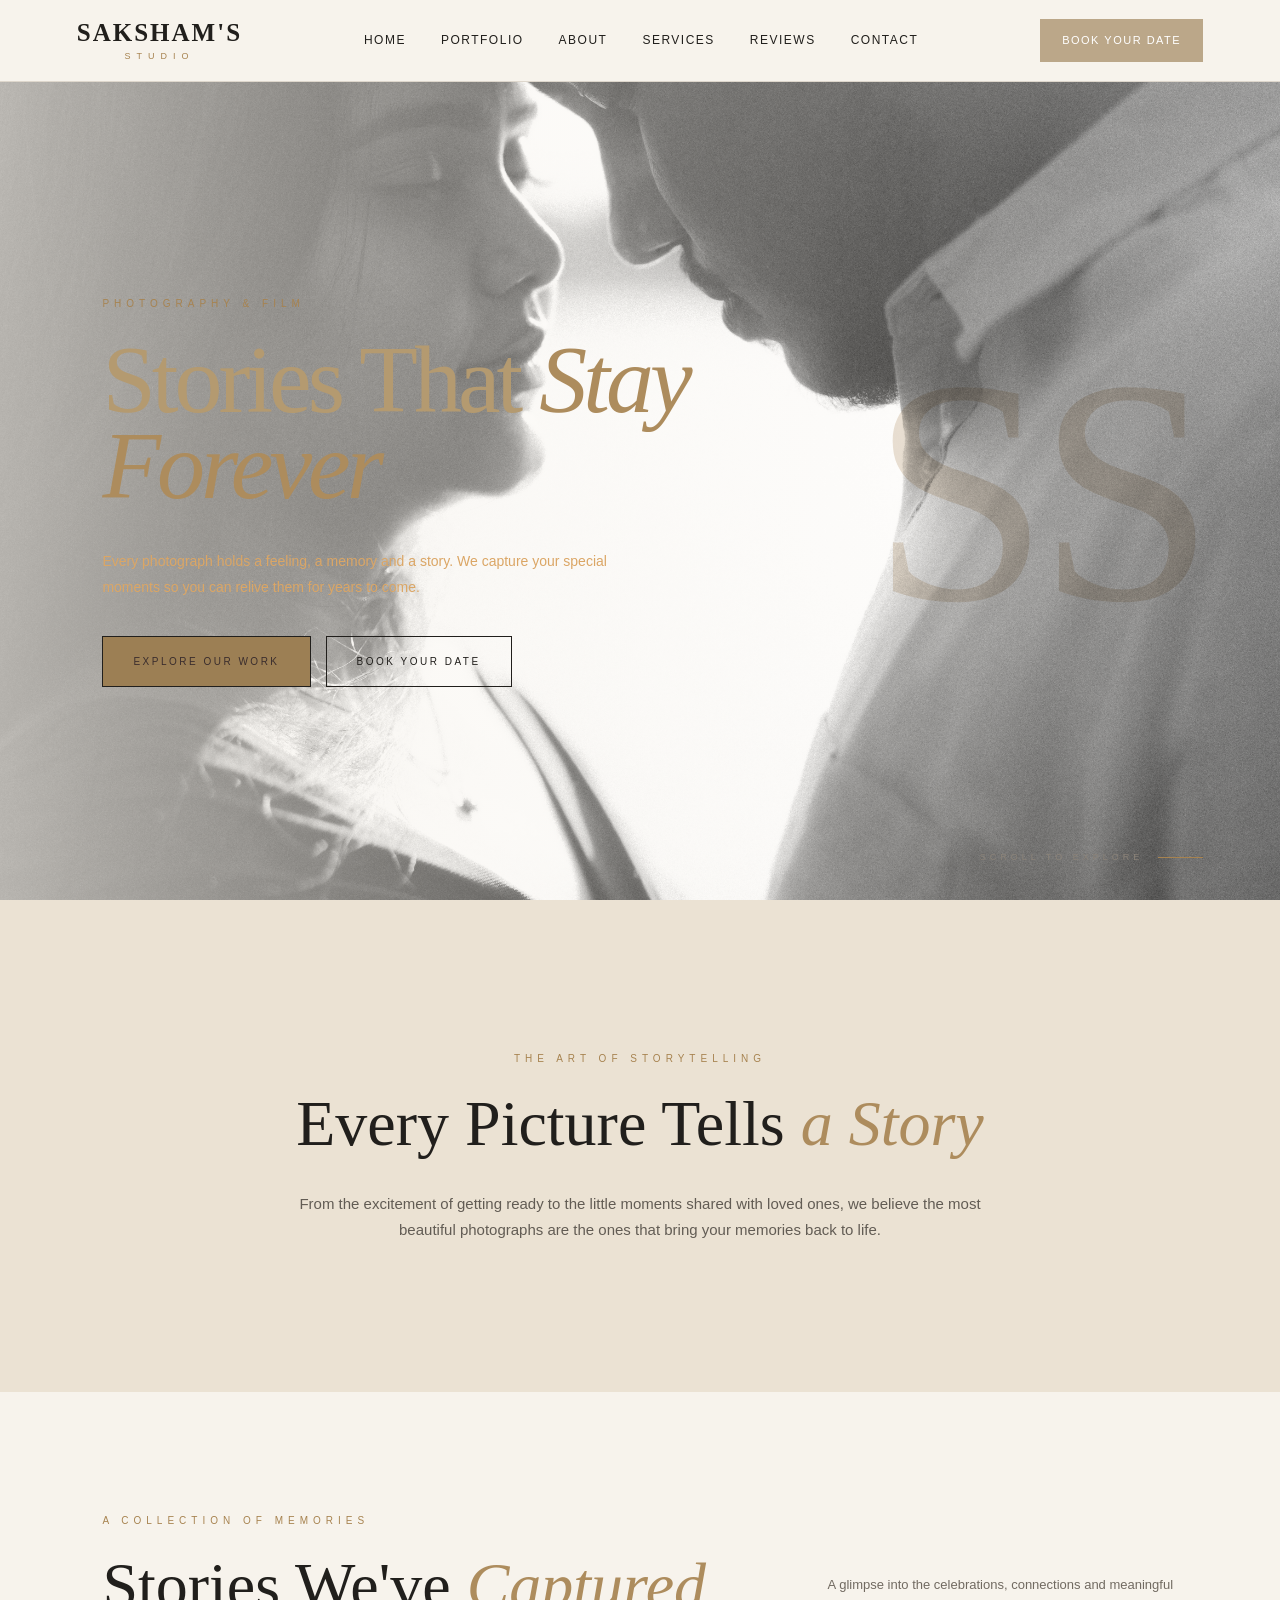
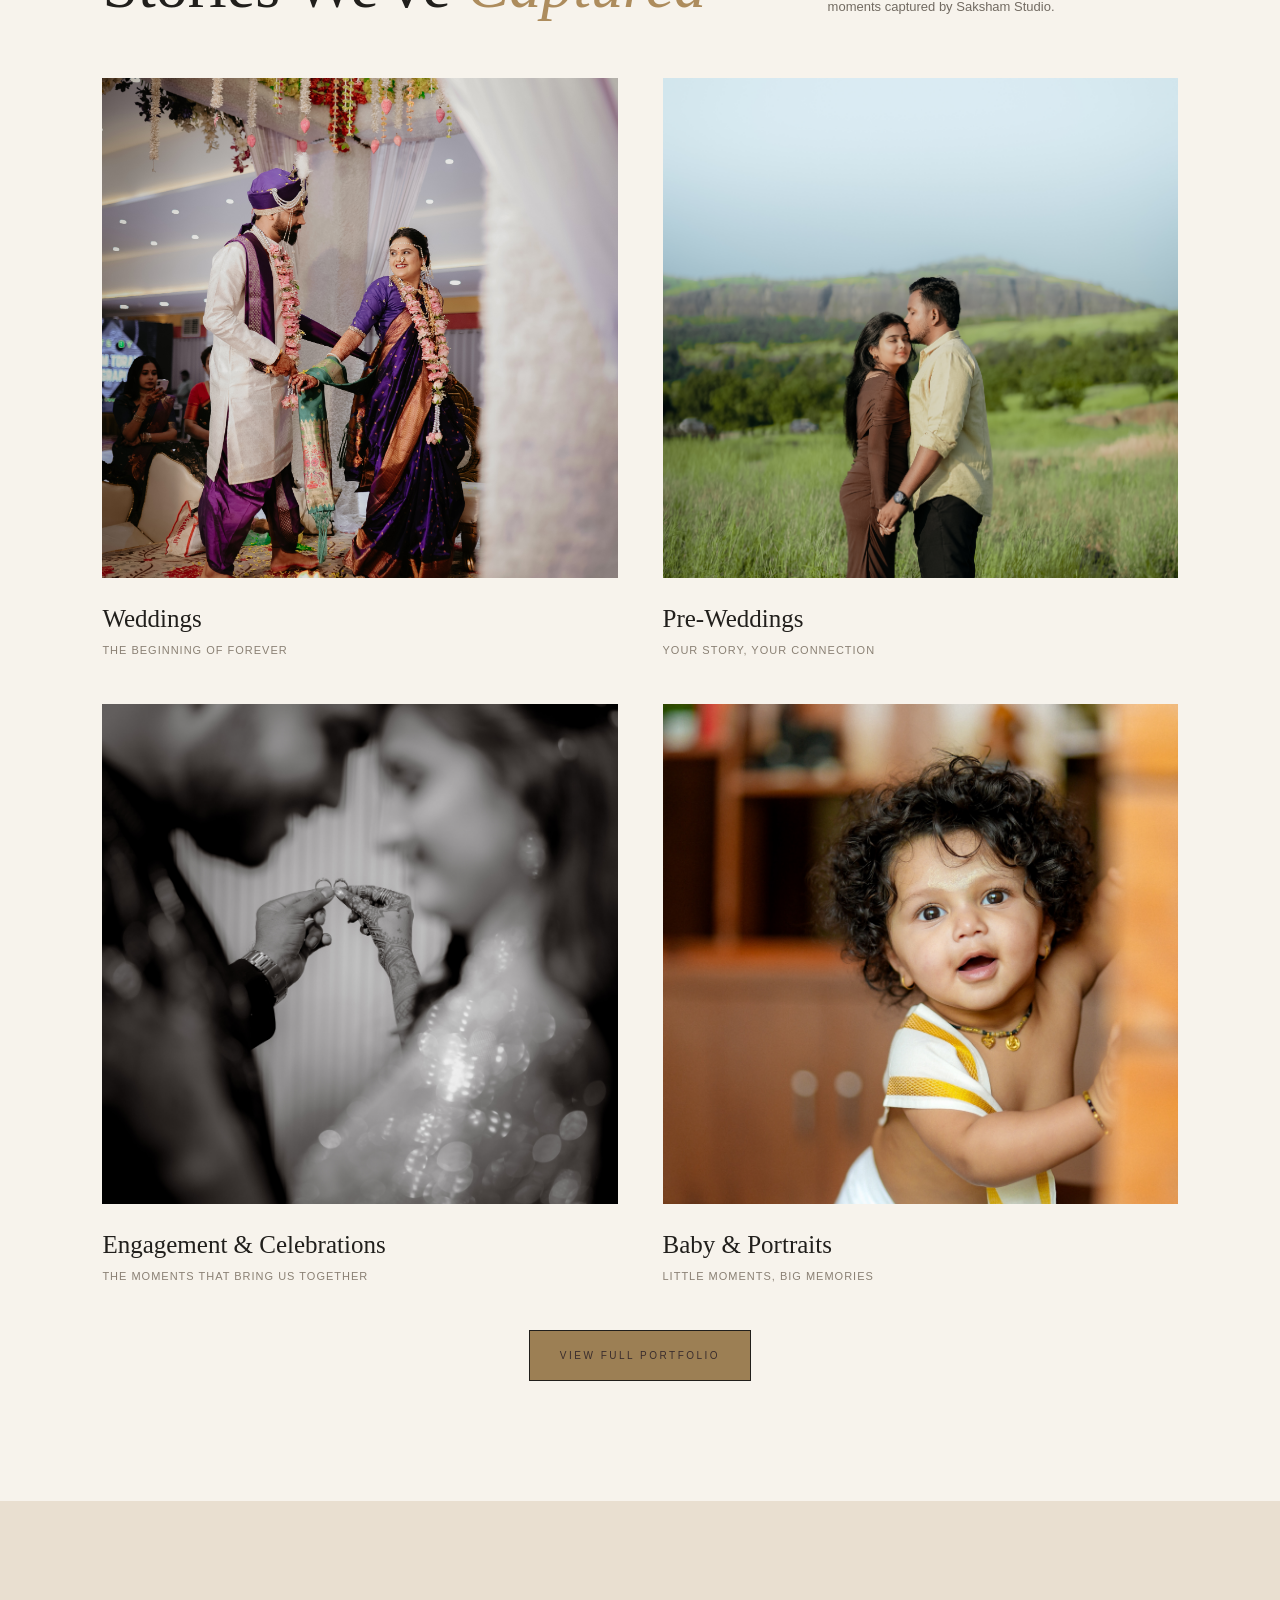
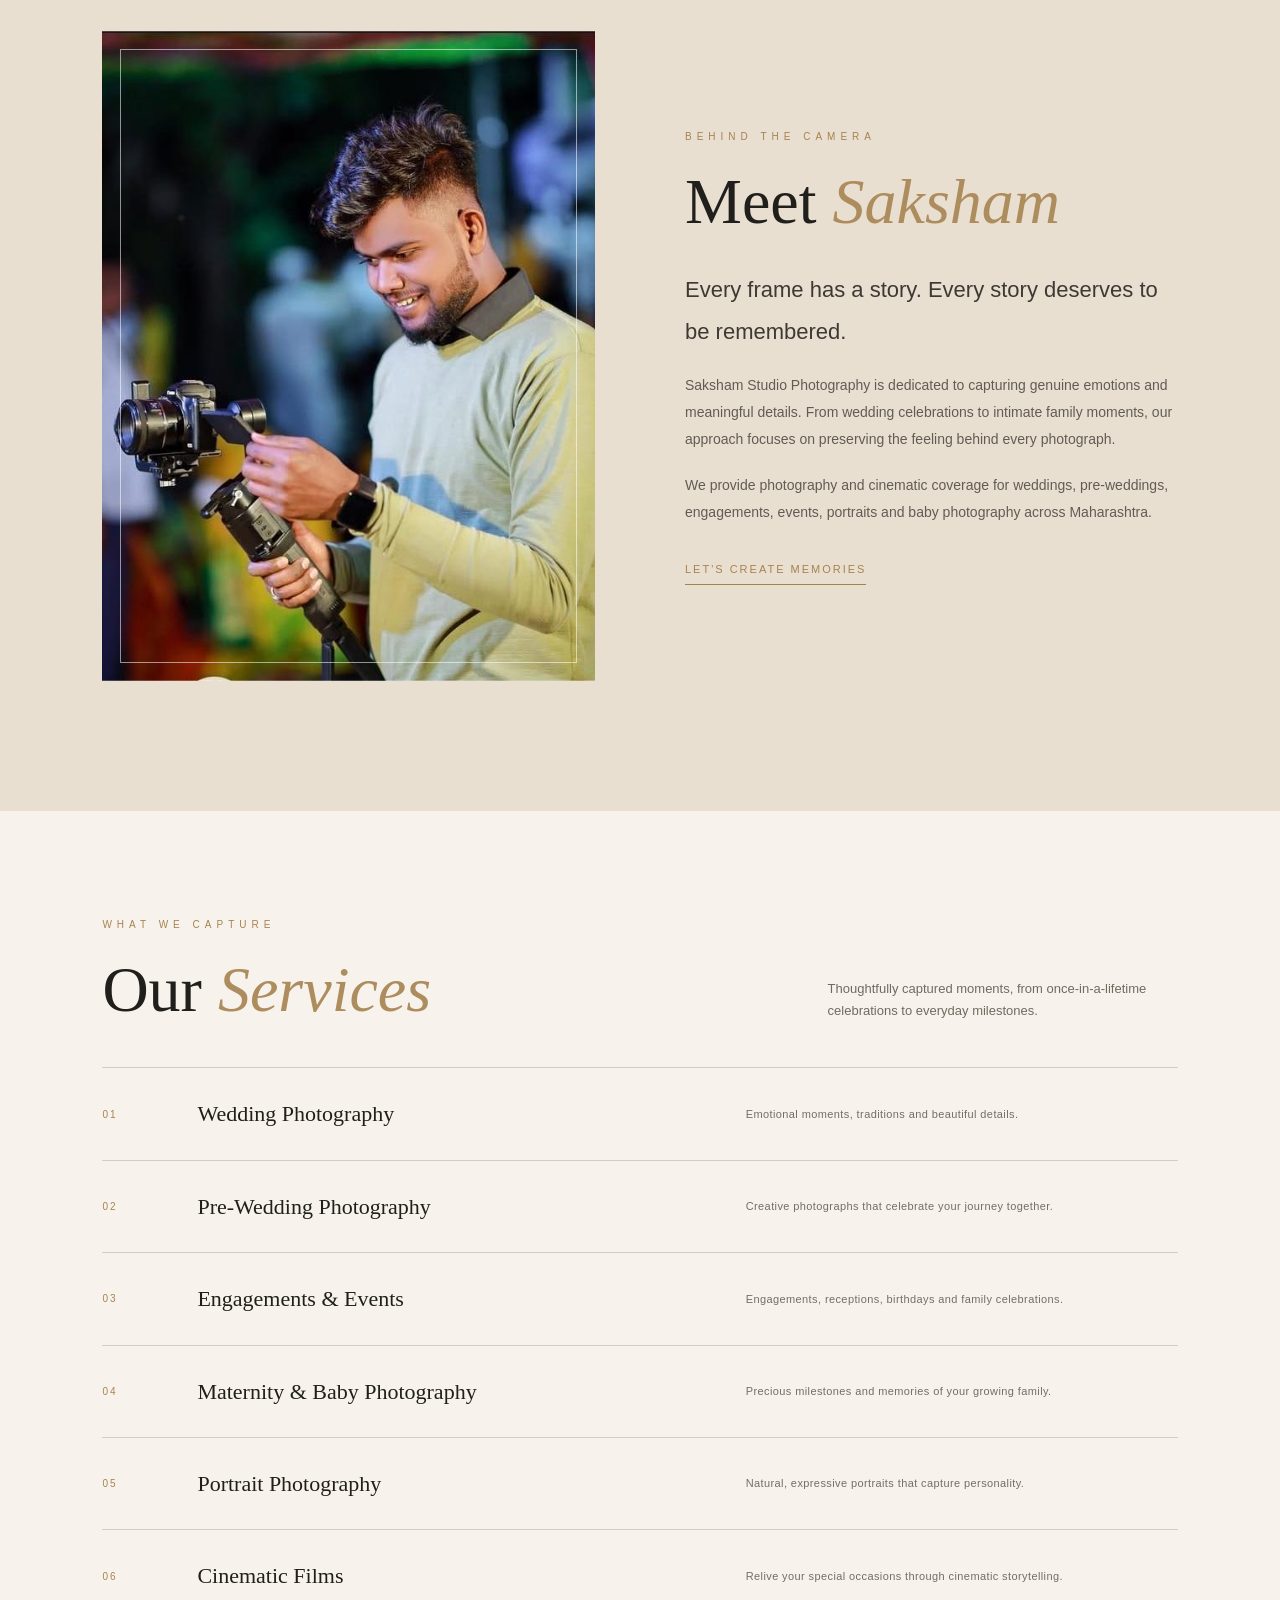
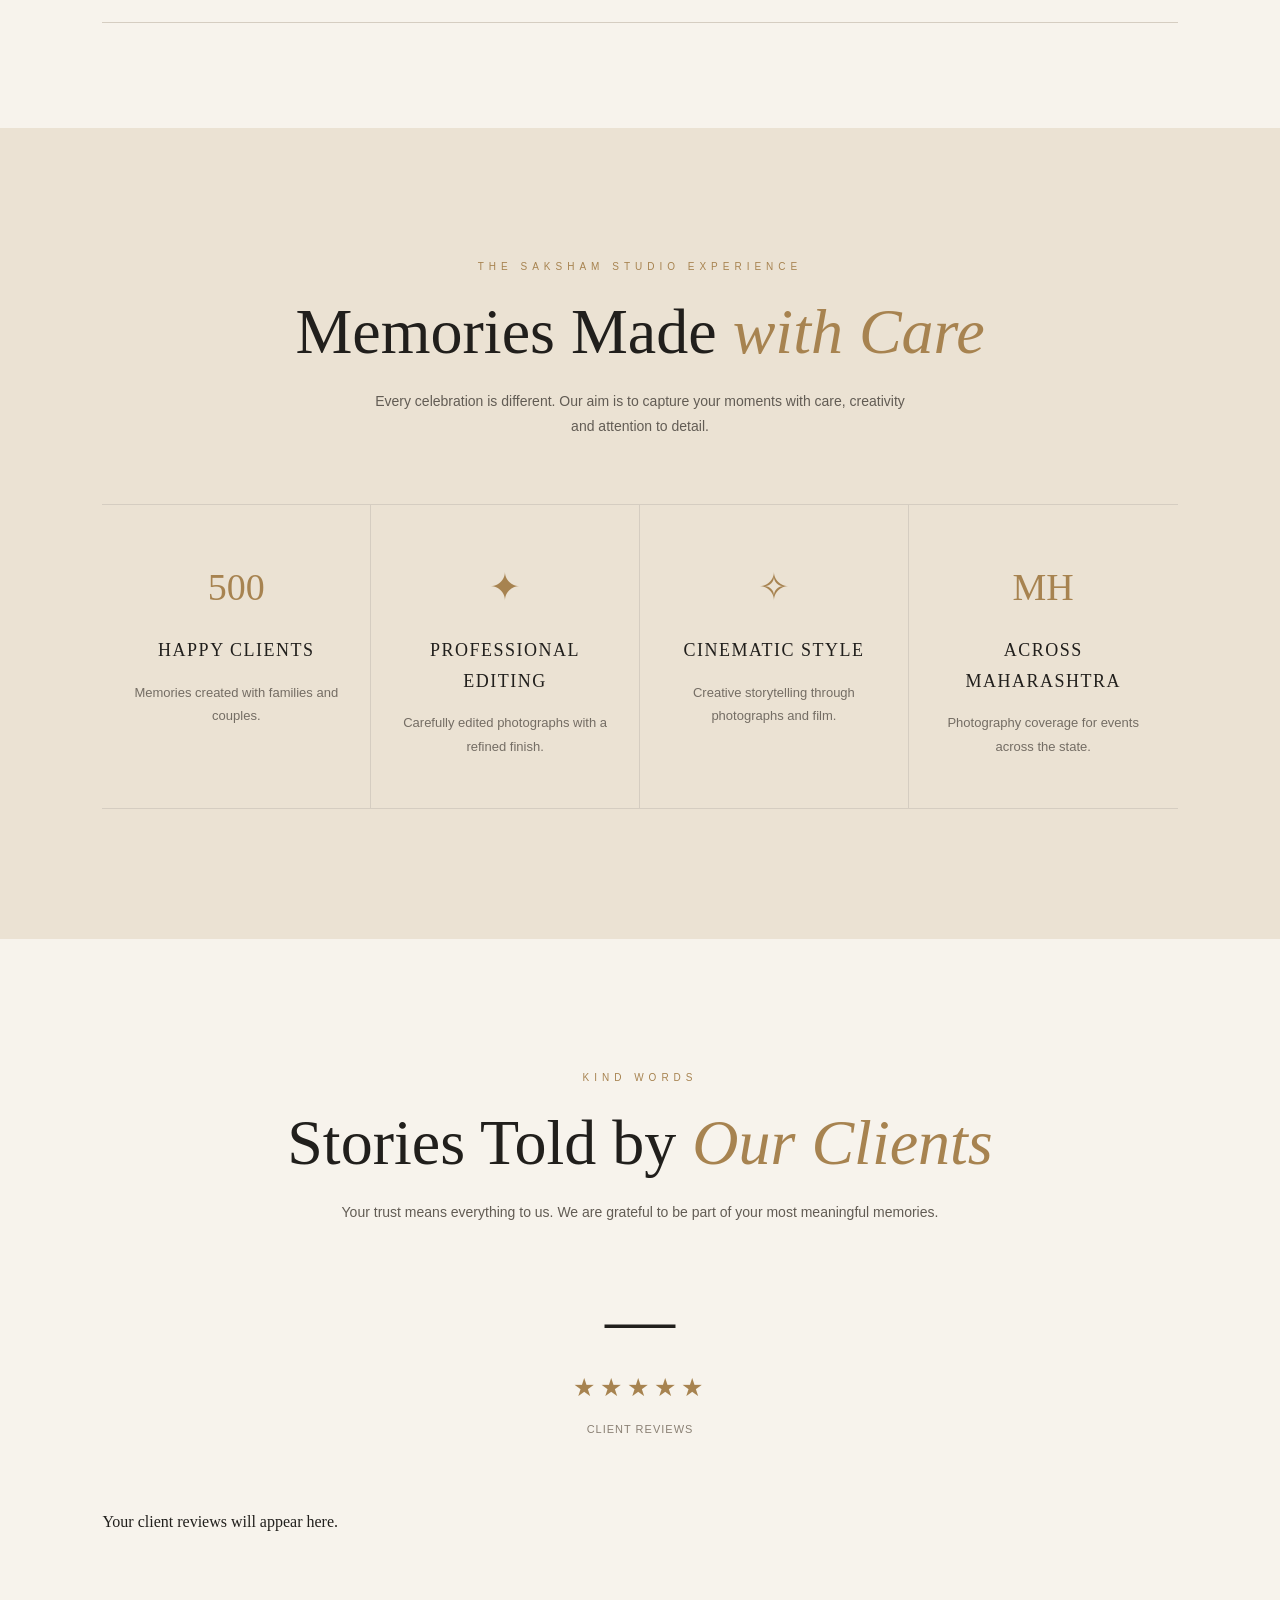
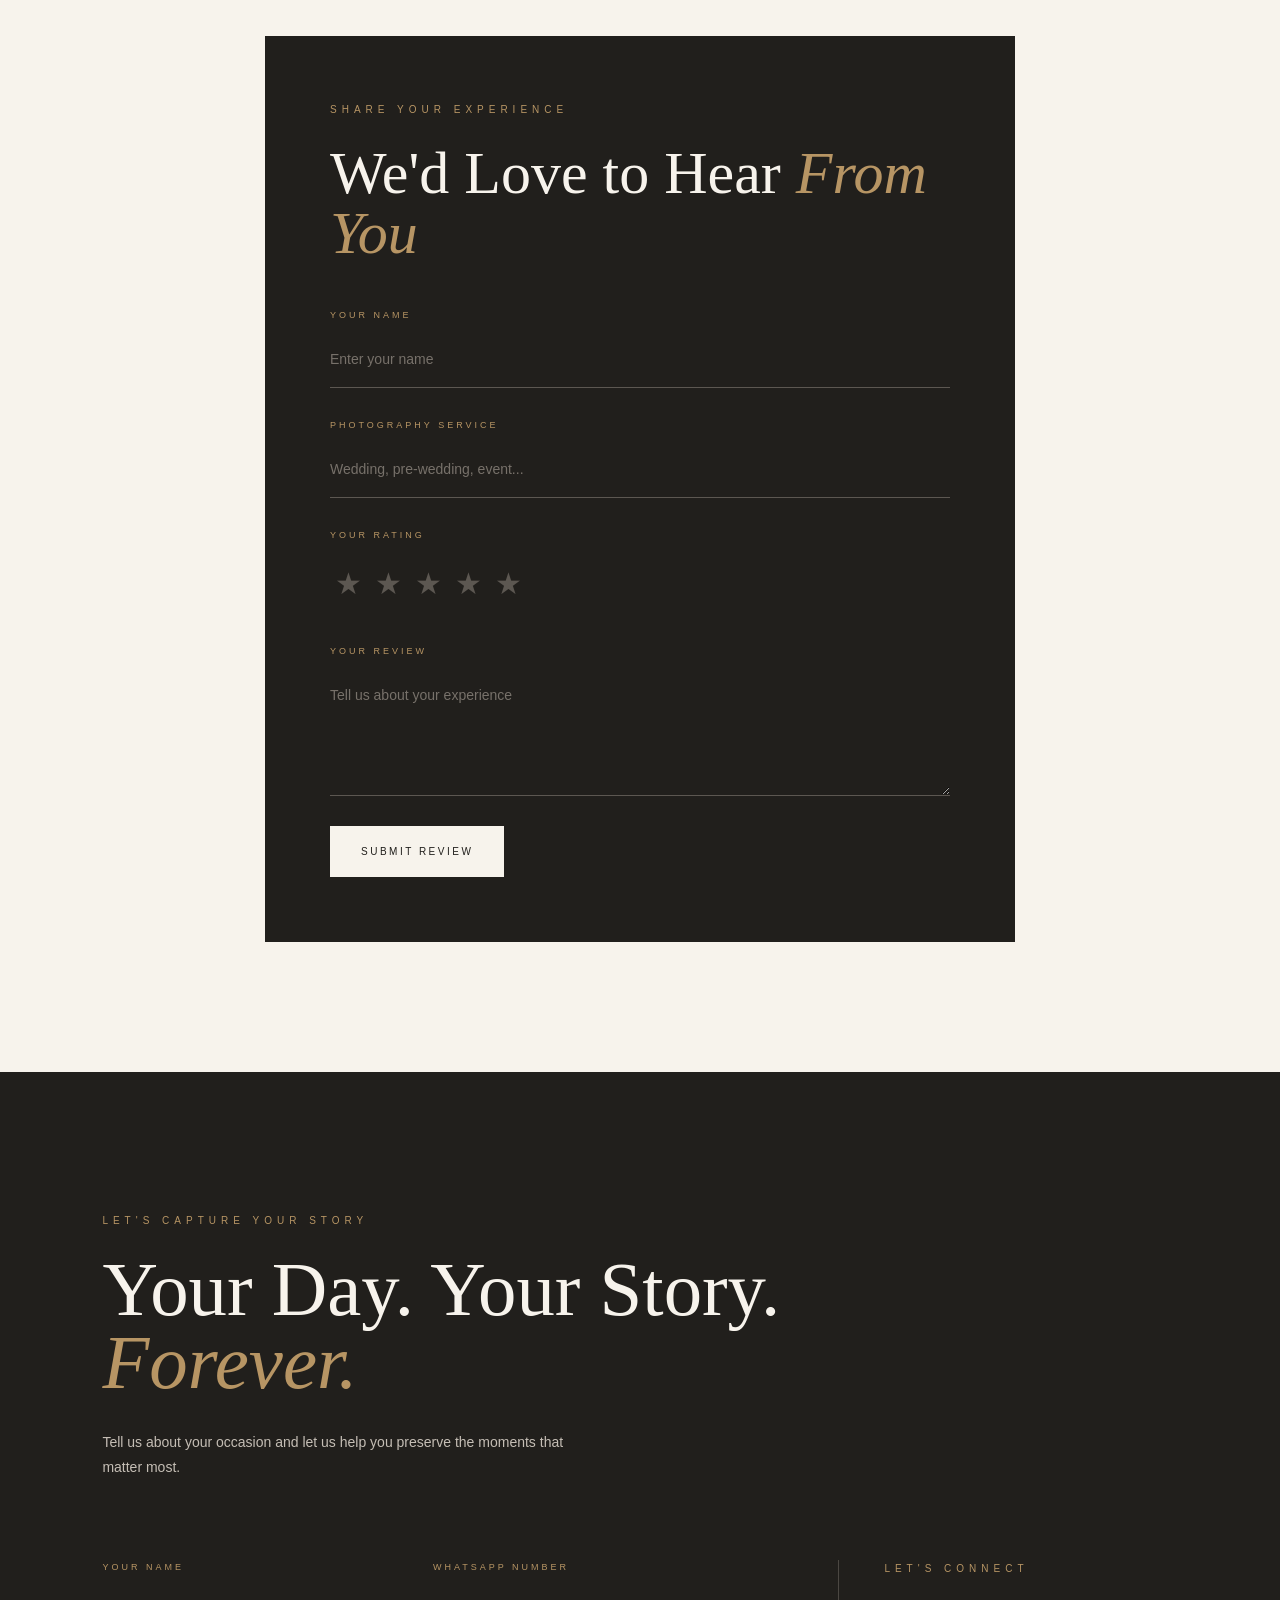
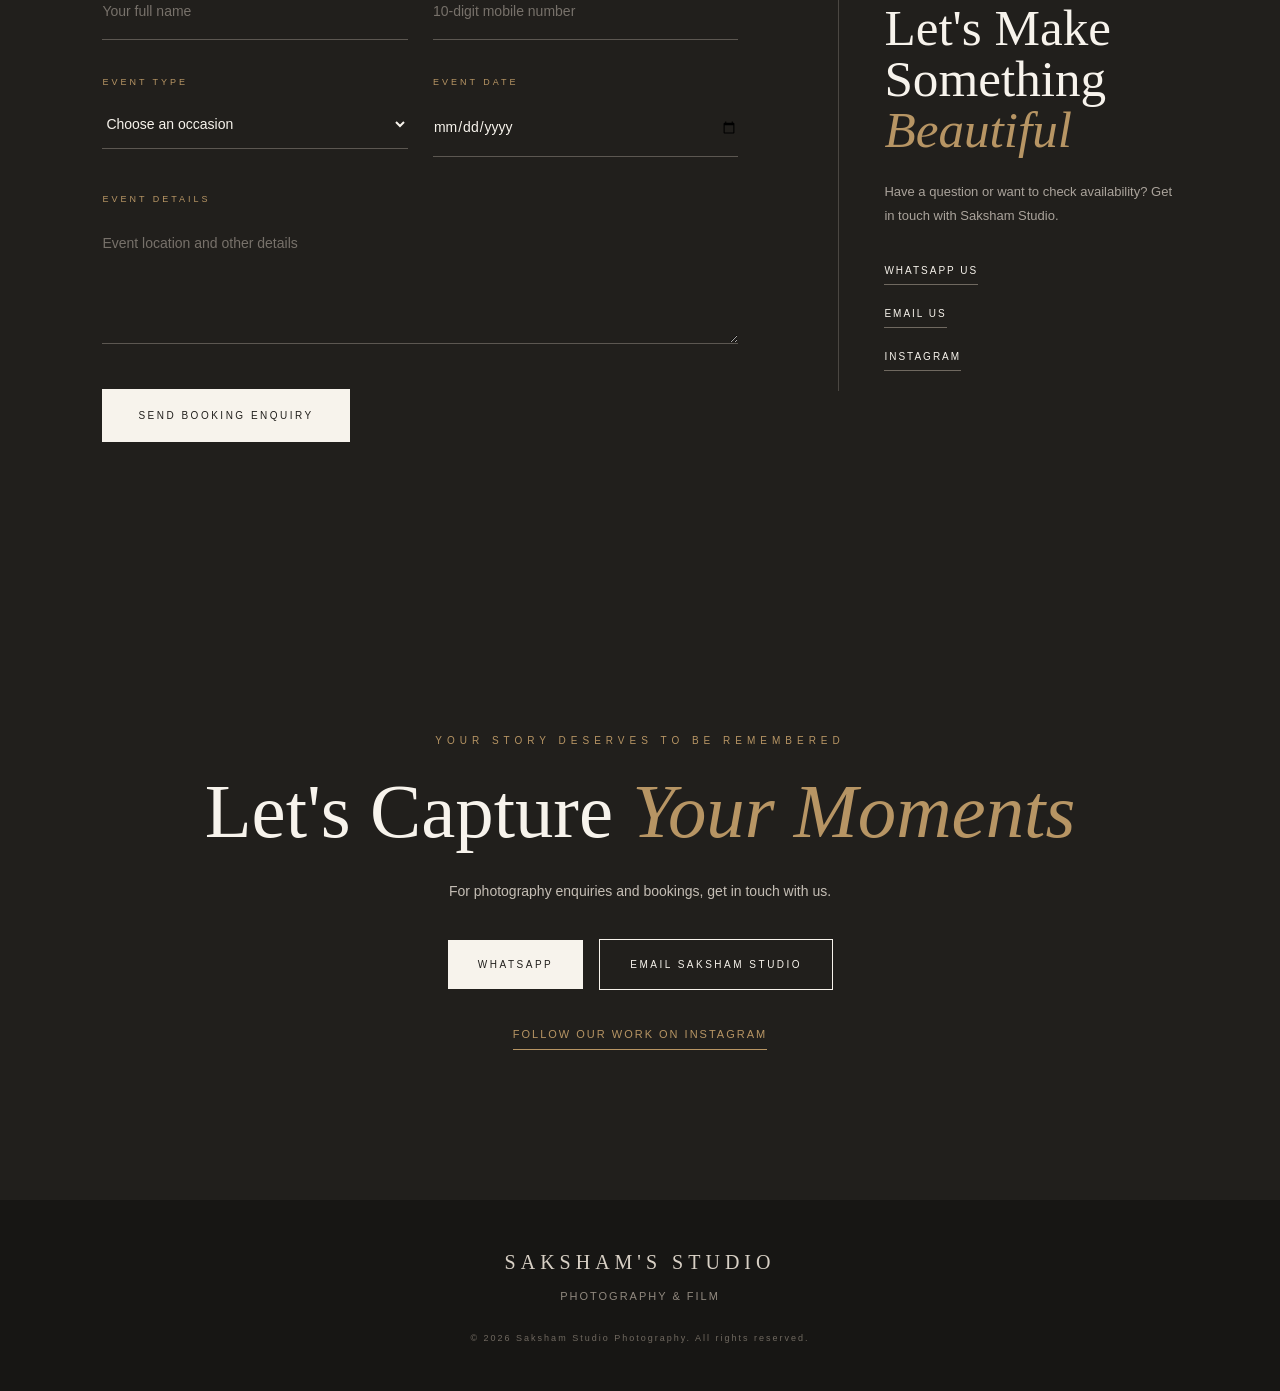
<file: index.html>
<!DOCTYPE html>
<html lang="en">
<head>
    <meta charset="UTF-8">
    <meta name="viewport" content="width=device-width, initial-scale=1.0">
    <title>Saksham Studio Photography | Weddings & Events</title>
    <meta name="description" content="Wedding, pre-wedding, event, portrait and baby photography across Maharashtra.">
    <link rel="stylesheet" href="style.css">
</head>
<body>

<header class="navbar">
    <a href="#home" class="logo">
        <span>SAKSHAM'S</span>
        <small>STUDIO</small>
    </a>

    <nav>
        <a href="#home">Home</a>
        <a href="#portfolio">Portfolio</a>
        <a href="#about">About</a>
        <a href="#services">Services</a>
        <a href="#reviews">Reviews</a>
        <a href="#contact">Contact</a>
    </nav>

    <a href="#booking" class="nav-button">Book Your Date</a>
</header>

<main>

    <!-- HERO -->
    <section class="hero" id="home">
        <div class="hero-content">
            <p class="section-label">PHOTOGRAPHY &amp; FILM</p>
            <h1>Stories That <em>Stay Forever</em></h1>

            <p class="hero-text">
                Every photograph holds a feeling, a memory and a story.
                We capture your special moments so you can relive them
                for years to come.
            </p>

            <div class="hero-buttons">
                <a href="#portfolio" class="button primary">Explore Our Work</a>
                <a href="#booking" class="button secondary">Book Your Date</a>
            </div>
        </div>

        <div class="hero-scroll">
            <span>SCROLL TO EXPLORE</span>
            <div></div>
        </div>
    </section>

    <!-- INTRO / STORY -->
    <section class="intro" id="stories">
        <p class="section-label">THE ART OF STORYTELLING</p>
        <h2>Every Picture Tells <em>a Story</em></h2>
        <p>
            From the excitement of getting ready to the little moments
            shared with loved ones, we believe the most beautiful
            photographs are the ones that bring your memories back to life.
        </p>
    </section>

    <!-- PORTFOLIO AND STORY IMAGES -->
    <section class="portfolio" id="portfolio">
        <div class="section-heading">
            <div>
                <p class="section-label">A COLLECTION OF MEMORIES</p>
                <h2>Stories We've <em>Captured</em></h2>
            </div>
            <p>
                A glimpse into the celebrations, connections and
                meaningful moments captured by Saksham Studio.
            </p>
        </div>

        <div class="portfolio-grid">

            <article class="portfolio-card">
                <div class="photo-placeholder">
                    <img src="story-wedding.jpg"
                         alt="Wedding moments captured by Saksham Studio"
                         class="portfolio-photo"
                         loading="lazy">
                </div>
                <h3>Weddings</h3>
                <p>THE BEGINNING OF FOREVER</p>
            </article>

            <article class="portfolio-card">
                <div class="photo-placeholder">
                    <img src="story-prewedding.jpg"
                         alt="Pre-wedding photography"
                         class="portfolio-photo"
                         loading="lazy">
                </div>
                <h3>Pre-Weddings</h3>
                <p>YOUR STORY, YOUR CONNECTION</p>
            </article>

            <article class="portfolio-card">
                <div class="photo-placeholder">
                    <img src="story-engagement-reception.jpg"
                         alt="Engagement and celebration photography"
                         class="portfolio-photo"
                         loading="lazy">
                </div>
                <h3>Engagement & Celebrations</h3>
                <p>THE MOMENTS THAT BRING US TOGETHER</p>
            </article>

            <article class="portfolio-card">
                <div class="photo-placeholder">
                    <img src="story-baby.jpg"
                         alt="Baby photography"
                         class="portfolio-photo"
                         loading="lazy">
                </div>
                <h3>Baby &amp; Portraits</h3>
                <p>LITTLE MOMENTS, BIG MEMORIES</p>
            </article>

        </div>

        <p style="text-align:center; margin-top:45px;">
            <a href="portfolio.html" class="button primary">View Full Portfolio</a>
        </p>
    </section>

    <!-- ABOUT -->
    <section class="about" id="about">
        <div class="about-image">
            <img src="saksham-about.jpg"
                 alt="Saksham Studio photographer"
                 loading="lazy">
        </div>

        <div class="about-text">
            <p class="section-label">BEHIND THE CAMERA</p>
            <h2>Meet <em>Saksham</em></h2>

            <p class="about-intro">
                Every frame has a story. Every story deserves to be remembered.
            </p>

            <p>
                Saksham Studio Photography is dedicated to capturing
                genuine emotions and meaningful details. From wedding
                celebrations to intimate family moments, our approach
                focuses on preserving the feeling behind every photograph.
            </p>

            <p>
                We provide photography and cinematic coverage for
                weddings, pre-weddings, engagements, events, portraits
                and baby photography across Maharashtra.
            </p>

            <a href="#booking" class="text-link">Let's Create Memories</a>
        </div>
    </section>

    <!-- SERVICES -->
    <section class="services" id="services">
        <div class="section-heading">
            <div>
                <p class="section-label">WHAT WE CAPTURE</p>
                <h2>Our <em>Services</em></h2>
            </div>
            <p>
                Thoughtfully captured moments, from once-in-a-lifetime
                celebrations to everyday milestones.
            </p>
        </div>

        <div class="services-list">
            <article class="service">
                <span>01</span>
                <h3>Wedding Photography</h3>
                <p>Emotional moments, traditions and beautiful details.</p>
            </article>

            <article class="service">
                <span>02</span>
                <h3>Pre-Wedding Photography</h3>
                <p>Creative photographs that celebrate your journey together.</p>
            </article>

            <article class="service">
                <span>03</span>
                <h3>Engagements &amp; Events</h3>
                <p>Engagements, receptions, birthdays and family celebrations.</p>
            </article>

            <article class="service">
                <span>04</span>
                <h3>Maternity &amp; Baby Photography</h3>
                <p>Precious milestones and memories of your growing family.</p>
            </article>

            <article class="service">
                <span>05</span>
                <h3>Portrait Photography</h3>
                <p>Natural, expressive portraits that capture personality.</p>
            </article>

            <article class="service">
                <span>06</span>
                <h3>Cinematic Films</h3>
                <p>Relive your special occasions through cinematic storytelling.</p>
            </article>
        </div>
    </section>

    <!-- WHY CHOOSE US -->
    <section class="why-choose">
        <div class="why-header">
            <p class="section-label">THE SAKSHAM STUDIO EXPERIENCE</p>
            <h2>Memories Made <em>with Care</em></h2>
            <p class="why-intro">
                Every celebration is different. Our aim is to capture
                your moments with care, creativity and attention to detail.
            </p>
        </div>

        <div class="why-grid">
            <article class="why-card">
                <span class="why-number">500</span>
                <h3>Happy Clients</h3>
                <p>Memories created with families and couples.</p>
            </article>

            <article class="why-card">
                <span class="why-number">✦</span>
                <h3>Professional Editing</h3>
                <p>Carefully edited photographs with a refined finish.</p>
            </article>

            <article class="why-card">
                <span class="why-number">✧</span>
                <h3>Cinematic Style</h3>
                <p>Creative storytelling through photographs and film.</p>
            </article>

            <article class="why-card">
                <span class="why-number">MH</span>
                <h3>Across Maharashtra</h3>
                <p>Photography coverage for events across the state.</p>
            </article>
        </div>
    </section>

    <!-- REVIEWS -->
    <section class="reviews" id="reviews">
        <div class="reviews-header">
            <p class="section-label">KIND WORDS</p>
            <h2>Stories Told by <em>Our Clients</em></h2>
            <p class="reviews-intro">
                Your trust means everything to us. We are grateful
                to be part of your most meaningful memories.
            </p>
        </div>

        <div class="rating-summary">
            <div class="rating-number" id="averageRating">—</div>
            <div class="rating-stars">★★★★★</div>
            <p id="reviewCount">CLIENT REVIEWS</p>
        </div>

        <div class="reviews-grid" id="reviewsList">
            <p>Your client reviews will appear here.</p>
        </div>

        <div class="write-review">
            <p class="section-label">SHARE YOUR EXPERIENCE</p>
            <h3>We'd Love to Hear <em>From You</em></h3>

            <form id="reviewForm">
                <div class="review-form-group">
                    <label for="reviewName">YOUR NAME</label>
                    <input type="text" id="reviewName" name="name"
                           placeholder="Enter your name" required>
                </div>

                <div class="review-form-group">
                    <label for="reviewService">PHOTOGRAPHY SERVICE</label>
                    <input type="text" id="reviewService" name="service"
                           placeholder="Wedding, pre-wedding, event..." required>
                </div>

                <div class="review-form-group">
                    <label>YOUR RATING</label>
                    <div class="star-rating">
                        <input type="radio" id="star5" name="rating" value="5" required>
                        <label for="star5">★</label>

                        <input type="radio" id="star4" name="rating" value="4">
                        <label for="star4">★</label>

                        <input type="radio" id="star3" name="rating" value="3">
                        <label for="star3">★</label>

                        <input type="radio" id="star2" name="rating" value="2">
                        <label for="star2">★</label>

                        <input type="radio" id="star1" name="rating" value="1">
                        <label for="star1">★</label>
                    </div>
                </div>

                <div class="review-form-group">
                    <label for="reviewMessage">YOUR REVIEW</label>
                    <textarea id="reviewMessage" name="message" rows="4"
                              placeholder="Tell us about your experience"
                              required></textarea>
                </div>

                <button type="submit" class="review-button">Submit Review</button>
            </form>
        </div>
    </section>

    <!-- BOOKING -->
    <section class="booking" id="booking">
        <div class="booking-header">
            <p class="section-label">LET'S CAPTURE YOUR STORY</p>
            <h2>Your Day. Your Story. <em>Forever.</em></h2>
            <p class="booking-intro">
                Tell us about your occasion and let us help you preserve
                the moments that matter most.
            </p>
        </div>

        <div class="booking-content">
            <form class="booking-form" id="bookingForm">
                <div class="form-group">
                    <label for="bookingName">YOUR NAME</label>
                    <input type="text" id="bookingName" name="name"
                           placeholder="Your full name" required>
                </div>

                <div class="form-group">
                    <label for="bookingPhone">WHATSAPP NUMBER</label>
                    <input type="tel" id="bookingPhone" name="phone"
                           placeholder="10-digit mobile number"
                           pattern="[0-9]{10}" maxlength="10" required>
                </div>

                <div class="form-group">
                    <label for="bookingEvent">EVENT TYPE</label>
                    <select id="bookingEvent" name="event" required>
                        <option value="">Choose an occasion</option>
                        <option>Wedding</option>
                        <option>Pre-Wedding</option>
                        <option>Engagement</option>
                        <option>Birthday or Event</option>
                        <option>Maternity or Baby Shoot</option>
                        <option>Portrait</option>
                        <option>Other</option>
                    </select>
                </div>

                <div class="form-group">
                    <label for="bookingDate">EVENT DATE</label>
                    <input type="date" id="bookingDate" name="date">
                </div>

                <div class="form-group full-width">
                    <label for="bookingMessage">EVENT DETAILS</label>
                    <textarea id="bookingMessage" name="message"
                              rows="4"
                              placeholder="Event location and other details"></textarea>
                </div>

                <button type="submit" class="booking-button">
                    Send Booking Enquiry
                </button>
            </form>

            <aside class="booking-contact">
                <p class="section-label">LET'S CONNECT</p>
                <h3>Let's Make Something <em>Beautiful</em></h3>
                <p>
                    Have a question or want to check availability?
                    Get in touch with Saksham Studio.
                </p>

                <a class="contact-link"
                   href="https://wa.me/917841080180"
                   target="_blank" rel="noopener noreferrer">WhatsApp Us</a>

                <a class="contact-link"
                   href="mailto:sakshamstudio7779@gmail.com">Email Us</a>

                <a class="contact-link"
                   href="https://www.instagram.com/sakshams_studio/"
                   target="_blank" rel="noopener noreferrer">Instagram</a>
            </aside>
        </div>
    </section>

    <!-- CONTACT -->
    <section class="contact" id="contact">
        <p class="section-label">YOUR STORY DESERVES TO BE REMEMBERED</p>
        <h2>Let's Capture <em>Your Moments</em></h2>
        <p>For photography enquiries and bookings, get in touch with us.</p>

        <div class="contact-buttons">
            <a href="https://wa.me/917841080180"
               class="button primary"
               target="_blank" rel="noopener noreferrer">WhatsApp</a>

            <a href="mailto:sakshamstudio7779@gmail.com"
               class="button secondary">Email Saksham Studio</a>
        </div>

        <a class="instagram"
           href="https://www.instagram.com/sakshams_studio/"
           target="_blank" rel="noopener noreferrer">
            Follow Our Work on Instagram
        </a>
    </section>

</main>

<footer>
    <a href="#home" class="footer-logo">SAKSHAM'S STUDIO</a>
    <p>PHOTOGRAPHY &amp; FILM</p>

    <p class="copyright">
        &copy; <span id="currentYear"></span>
        Saksham Studio Photography. All rights reserved.
    </p>
</footer>

<script src="script.js"></script>
<script>
    document.getElementById("currentYear").textContent =
        new Date().getFullYear();
</script>

</body>
</html>
</file>
<file: style.css>
/* ================================
   SAKSHAM'S STUDIO
   PREMIUM PHOTOGRAPHY WEBSITE
================================ */


/* ---------- BASIC RESET ---------- */

* {
    margin: 0;
    padding: 0;
    box-sizing: border-box;
}


html {
    scroll-behavior: smooth;
    scroll-padding-top: 90px;
}


body {
    font-family: Georgia, "Times New Roman", serif;
    background: #f7f3ec;
    color: #211f1c;
    line-height: 1.7;
}


a {
    text-decoration: none;
    color: inherit;
}


img {
    max-width: 100%;
    display: block;
}


button,
input,
select,
textarea {
    font: inherit;
}


/* ---------- NAVIGATION ---------- */

.navbar {
    position: sticky;
    top: 0;
    z-index: 1000;

    min-height: 82px;

    display: flex;
    align-items: center;
    justify-content: space-between;

    padding: 0 6%;

    background: rgba(247, 243, 236, 0.96);

    border-bottom: 1px solid #ded7cc;

    backdrop-filter: blur(8px);
}


/* PREMIUM STUDIO LOGO */

.logo {
    display: flex;
    flex-direction: column;
    align-items: flex-start;
    line-height: 1;
    flex-shrink: 0;
    color: #211f1c;
}

.logo span {
    font-family: "Cormorant Garamond", Georgia, serif;
    font-size: 25px;
    font-weight: 600;
    letter-spacing: 2px;
    white-space: nowrap;
    color: #211f1c;
}

.logo small {
    align-self: center;
    margin-top: 7px;
    font-family: Arial, sans-serif;
    font-size: 9px;
    font-weight: 400;
    letter-spacing: 6px;
    color: #a78350;
}

/* NAV LINKS */

.navbar nav {
    display: flex;

    gap: 35px;
}


.navbar nav a {
    position: relative;

    font-family: Arial, sans-serif;

    font-size: 12px;

    letter-spacing: 1.5px;

    text-transform: uppercase;

    transition: 0.3s ease;
}


.navbar nav a::after {
    content: "";

    position: absolute;

    left: 0;
    bottom: -7px;

    width: 0;
    height: 1px;

    background: #a78350;

    transition: width 0.3s ease;
}


.navbar nav a:hover {
    color: #a78350;
}


.navbar nav a:hover::after {
    width: 100%;
}


/* NAV BUTTON */

.nav-button {
    padding: 12px 22px;

    background: #bba789;

    color: white;

    font-family: Arial, sans-serif;

    font-size: 11px;

    letter-spacing: 1.5px;

    text-transform: uppercase;

    transition: 0.3s ease;

    flex-shrink: 0;
}


.nav-button:hover {
    background: #a78350;

    transform: translateY(-2px);
}


/* ---------- HERO ---------- */

.hero {
    min-height: calc(100vh - 82px);
    padding: 100px 8%;
    display: flex;
    align-items: center;
    position: relative;
    overflow: hidden;

    background-image:
    linear-gradient(
        to right,
        rgba(247, 243, 236, 0.82) 0%,
        rgba(247, 243, 236, 0.58) 35%,
        rgba(247, 243, 236, 0.12) 70%,
        rgba(184, 147, 83, 0.35) 100%
    ),
    url("hero.jpg");

    background-size: cover, cover;
    background-position: center, right center;
    background-repeat: no-repeat, no-repeat;
}

/* PREMIUM SS MONOGRAM */

.hero::before {
    content: "SS";
    position: absolute;
    right: 6%;
    top: 50%;
    transform: translateY(-50%);

    font-family: Georgia, "Times New Roman", serif;
    font-size: clamp(180px, 25vw, 380px);
    font-weight: 400;
    line-height: 1;
    letter-spacing: -12px;

    color: hsla(37, 76%, 68%, 0.24);
    mix-blend-mode: multiply;

    pointer-events: none;
    user-select: none;
    z-index: 1;
}

/* HERO CONTENT */

.hero-content {
    position: relative;
    z-index: 2;
    max-width: 760px;
}

.eyebrow,
.section-label {
    font-family: Arial, sans-serif;
    font-size: 10px;
    letter-spacing: 5px;
    color: #a78350;
    text-transform: uppercase;
    margin-bottom: 25px;
}

.hero h1 {
    font-size: clamp(60px, 7.5vw, 110px);
    font-weight: 400;
    line-height: 0.9;
    letter-spacing: -4px;
    max-width: 850px;
}

.hero h1 em,
h2 em {
    color: #a78350;
    font-weight: 400;
}

.hero-text {
    max-width: 520px;
    margin-top: 38px;
    font-family: Arial, sans-serif;
    font-size: 14px;
    line-height: 1.9;
    color: #e6c598;
}

.hero-buttons {
    display: flex;
    gap: 15px;
    margin-top: 35px;
}

/* ---------- HERO SCROLL ---------- */

.hero-scroll {
    position: absolute;
    right: 6%;
    bottom: 35px;
    display: flex;
    align-items: center;
    gap: 15px;
    font-family: Arial, sans-serif;
    font-size: 9px;
    letter-spacing: 4px;
    color: #817f7b;
}

.hero-scroll div {
    width: 45px;
    height: 1px;
    background: #a78350;
}



/* PREMIUM MONOGRAM */

.hero::before {
    content: "SS";

    position: absolute;

    right: 7%;

    top: 50%;

    transform: translateY(-50%);

    font-family: Georgia, "Times New Roman", serif;

    font-size: clamp(220px, 30vw, 500px);

    line-height: 1;

    color: rgba(250, 209, 152, 0.479);

    pointer-events: none;

    user-select: none;
}


.hero-content {
    position: relative;

    z-index: 2;

    max-width: 760px;
}


.eyebrow,
.section-label {
    font-family: Arial, sans-serif;

    font-size: 10px;

    letter-spacing: 5px;

    color: #a78350;

    text-transform: uppercase;

    margin-bottom: 25px;
}


.hero h1 {
    font-size: clamp(60px, 7.5vw, 110px);

    font-weight: 400;

    line-height: 0.9;

    letter-spacing: -4px;

    max-width: 850px;
}


.hero h1 em,
h2 em {
    color: #ad8c5d;

    font-weight: 400;
}


.hero-text {
    max-width: 520px;

    margin-top: 38px;

    font-family: Arial, sans-serif;

    font-size: 14px;

    line-height: 1.9;

    color: #dba665;
}


.hero-buttons {
    display: flex;

    gap: 15px;

    margin-top: 35px;
}


/* ---------- BUTTONS ---------- */

.button {
    display: inline-block;

    padding: 16px 30px;

    font-family: Arial, sans-serif;

    font-size: 10px;

    letter-spacing: 2.5px;

    text-transform: uppercase;

    transition: 0.4s ease;
}


.button.primary {
    background: #9c7f54;

    color: rgb(58, 45, 45);

    border: 1px solid #211f1c;
}


.button.primary:hover {
    background: #a78350;

    border-color: #a78350;

    transform: translateY(-2px);
}


.button.secondary {
    border: 1px solid #211f1c;

    background: transparent;
}


.button.secondary:hover {
    background: #211f1c;

    color: white;

    transform: translateY(-2px);
}


/* ---------- HERO SCROLL ---------- */

.hero-scroll {
    position: absolute;

    right: 6%;

    bottom: 35px;

    display: flex;

    align-items: center;

    gap: 15px;

    font-family: Arial, sans-serif;

    font-size: 9px;

    letter-spacing: 4px;

    color: #8b8379;
}


.hero-scroll div {
    width: 45px;

    height: 1px;

    background: #a78350;
}


/* ---------- INTRO ---------- */

.intro {
    padding: 150px 15%;

    text-align: center;

    background: #ebe2d3;
}


.intro h2 {
    font-size: clamp(45px, 5vw, 75px);

    line-height: 1;

    font-weight: 400;
}


.intro > p:last-child {
    max-width: 700px;

    margin: 35px auto 0;

    font-family: Arial, sans-serif;

    font-size: 15px;

    color: #625c54;
}


/* ---------- PORTFOLIO ---------- */

.portfolio {
    padding: 120px 8%;

    background: #f7f3ec;
}


.section-heading {
    display: flex;

    justify-content: space-between;

    align-items: end;

    margin-bottom: 60px;
}


.section-heading h2 {
    font-size: clamp(45px, 5vw, 70px);

    font-weight: 400;

    line-height: 1;
}


.section-heading > p {
    max-width: 350px;

    font-family: Arial, sans-serif;

    font-size: 13px;

    color: #716a61;
}


/* ---------- PORTFOLIO GRID ---------- */

.portfolio-grid {
    display: grid;

    grid-template-columns: repeat(2, 1fr);

    gap: 45px;
}


.portfolio-card {
    overflow: hidden;
}


.photo-placeholder {
    height: 500px;

    display: flex;

    align-items: center;

    justify-content: center;

    background: #e5ddd1;

    color: #9b8d7b;

    font-family: Arial, sans-serif;

    font-size: 10px;

    letter-spacing: 4px;

    transition: 0.5s ease;

    overflow: hidden;
}


.photo-placeholder span {
    pointer-events: none;
}


.portfolio-card:hover .photo-placeholder {
    transform: scale(1.01);
}


.portfolio-card h3 {
    margin-top: 20px;

    font-size: 25px;

    font-weight: 400;
}


.portfolio-card > p {
    font-family: Arial, sans-serif;

    font-size: 11px;

    color: #8a8074;

    letter-spacing: 1px;
}


/* ---------- ABOUT ---------- */

.about {
    padding: 130px 8%;

    display: grid;

    grid-template-columns: 1fr 1fr;

    gap: 90px;

    align-items: center;

    background: #e9dfd0;
}


.about-image {
    position: relative;

    width: 100%;

    max-width: 600px;

    overflow: hidden;

    background: #d8cdbc;
}


.about-image::after {
    content: "";

    position: absolute;

    inset: 18px;

    border: 1px solid rgba(255, 255, 255, 0.55);

    pointer-events: none;
}


.about-image img {
    width: 100%;

    height: 650px;

    object-fit: cover;

    transition: transform 0.7s ease;
}


.about-image:hover img {
    transform: scale(1.03);
}


.about-text {
    max-width: 620px;
}


.about-text h2 {
    font-size: clamp(50px, 5vw, 78px);

    font-weight: 400;

    line-height: 1;

    margin-bottom: 35px;
}


.about-intro {
    font-size: 22px !important;

    color: #3e3933 !important;

    margin-bottom: 20px !important;
}


.about-text > p:not(.section-label) {
    font-family: Arial, sans-serif;

    font-size: 14px;

    line-height: 1.9;

    color: #625c54;

    margin-bottom: 20px;
}


.text-link {
    display: inline-block;

    margin-top: 15px;

    font-family: Arial, sans-serif;

    font-size: 11px;

    letter-spacing: 2px;

    text-transform: uppercase;

    color: #a78350;

    border-bottom: 1px solid #a78350;

    padding-bottom: 5px;
}


.text-link:hover {
    color: #211f1c;

    border-color: #211f1c;
}


/* ========================================
   SERVICES
======================================== */

.services {
    padding: 105px 8%;

    background: #f7f3ec;
}


.services .section-heading {
    margin-bottom: 45px;
}


.services-list {
    border-top: 1px solid #d5cdc1;
}


.service {
    display: grid;

    grid-template-columns: 65px 1.2fr 1fr;

    align-items: center;

    gap: 30px;

    padding: 27px 0;

    border-bottom: 1px solid #d5cdc1;

    transition: 0.3s ease;
}


.service:hover {
    padding-left: 12px;

    background: rgba(235, 226, 211, 0.35);
}


.service > span {
    font-family: Arial, sans-serif;

    font-size: 10px;

    color: #a78350;

    letter-spacing: 2px;
}


.service h3 {
    font-size: 22px;

    font-weight: 400;
}


.service p {
    font-family: Arial, sans-serif;

    font-size: 11px;

    color: #746d64;

    letter-spacing: 0.4px;
}


/* ========================================
   WHY CHOOSE SAKSHAM'S STUDIO
======================================== */

.why-choose {
    padding: 130px 8%;

    background: #ebe2d3;

    text-align: center;
}


.why-header {
    max-width: 700px;

    margin: 0 auto 65px;
}


.why-header h2 {
    font-size: clamp(45px, 5vw, 70px);

    font-weight: 400;

    line-height: 1;

    margin-bottom: 25px;
}


.why-header h2 em {
    color: #a78350;

    font-style: italic;

    font-weight: 400;
}


.why-intro {
    max-width: 550px;

    margin: 0 auto;

    font-family: Arial, sans-serif;

    font-size: 14px;

    line-height: 1.8;

    color: #625c54;
}


.why-grid {
    max-width: 1200px;

    margin: 0 auto;

    display: grid;

    grid-template-columns: repeat(4, 1fr);

    border-top: 1px solid #d5cdc1;

    border-bottom: 1px solid #d5cdc1;
}


.why-card {
    min-height: 280px;

    padding: 50px 30px;

    display: flex;

    flex-direction: column;

    align-items: center;

    justify-content: flex-start;

    border-right: 1px solid #d5cdc1;

    transition: 0.4s ease;
}


.why-card:last-child {
    border-right: none;
}


.why-card:hover {
    background: #f7f3ec;

    transform: translateY(-5px);
}


.why-number,
.why-icon {
    display: block;

    height: 55px;

    margin-bottom: 25px;

    color: #a78350;

    font-family: Georgia, "Times New Roman", serif;

    font-size: 38px;

    font-weight: 400;
}


.why-card h3 {
    margin-bottom: 15px;

    font-family: Georgia, "Times New Roman", serif;

    font-size: 18px;

    font-weight: 400;

    text-transform: uppercase;

    letter-spacing: 1.5px;
}


.why-card p {
    max-width: 220px;

    margin: 0 auto;

    font-family: Arial, sans-serif;

    font-size: 13px;

    line-height: 1.8;

    color: #746d64;
}


/* ========================================
   BOOKING
======================================== */

.booking {
    padding: 140px 8%;

    background: #211f1c;

    color: #f7f3ec;
}


.booking-header {
    max-width: 850px;

    margin-bottom: 80px;
}


.booking-header .section-label {
    color: #b79564;
}


.booking-header h2 {
    font-size: clamp(55px, 6vw, 90px);

    font-weight: 400;

    line-height: 0.95;
}


.booking-header h2 em {
    color: #b79564;

    font-style: italic;
}


.booking-intro {
    max-width: 500px;

    margin-top: 30px;

    font-family: Arial, sans-serif;

    font-size: 14px;

    line-height: 1.8;

    color: #c5beb5;
}


.booking-content {
    display: grid;

    grid-template-columns: 1.5fr 0.8fr;

    gap: 100px;

    align-items: start;
}


.booking-form {
    display: grid;

    grid-template-columns: repeat(2, 1fr);

    gap: 35px 25px;
}


.form-group {
    display: flex;

    flex-direction: column;
}


.form-group.full-width {
    grid-column: 1 / -1;
}


.form-group label {
    margin-bottom: 10px;

    font-family: Arial, sans-serif;

    font-size: 9px;

    letter-spacing: 3px;

    color: #b79564;
}


.form-group input,
.form-group select,
.form-group textarea {
    width: 100%;

    padding: 15px 0;

    background: transparent;

    border: none;

    border-bottom: 1px solid #5c5751;

    outline: none;

    color: #f7f3ec;

    font-family: Arial, sans-serif;

    font-size: 14px;

    transition: 0.3s ease;
}


.form-group input::placeholder,
.form-group textarea::placeholder {
    color: #77716a;
}


.form-group input:focus,
.form-group select:focus,
.form-group textarea:focus {
    border-bottom-color: #b79564;
}


.form-group select {
    cursor: pointer;
}


.form-group select option {
    background: #211f1c;

    color: #f7f3ec;
}


.form-group textarea {
    resize: vertical;

    min-height: 120px;
}


.booking-button {
    grid-column: 1 / -1;

    justify-self: start;

    margin-top: 10px;

    padding: 17px 35px;

    border: 1px solid #f7f3ec;

    background: #f7f3ec;

    color: #211f1c;

    font-family: Arial, sans-serif;

    font-size: 10px;

    letter-spacing: 2.5px;

    text-transform: uppercase;

    cursor: pointer;

    transition: 0.4s ease;
}


.booking-button:hover {
    background: #b79564;

    border-color: #b79564;

    color: white;

    transform: translateY(-2px);
}


.booking-contact {
    padding-left: 45px;

    border-left: 1px solid #4b4742;
}


.booking-contact .section-label {
    color: #b79564;
}


.booking-contact h3 {
    margin: 15px 0 25px;

    font-size: clamp(35px, 4vw, 55px);

    font-weight: 400;

    line-height: 1;
}


.booking-contact h3 em {
    color: #b79564;

    font-style: italic;
}


.booking-contact > p:not(.section-label) {
    max-width: 300px;

    margin-bottom: 35px;

    font-family: Arial, sans-serif;

    font-size: 13px;

    line-height: 1.8;

    color: #aaa39b;
}


.contact-link {
    display: block;

    width: fit-content;

    margin-bottom: 20px;

    padding-bottom: 5px;

    border-bottom: 1px solid #706960;

    font-family: Arial, sans-serif;

    font-size: 10px;

    letter-spacing: 2px;

    text-transform: uppercase;

    color: #f7f3ec;

    transition: 0.3s ease;
}


.contact-link:hover {
    color: #b79564;

    border-color: #b79564;

    padding-left: 5px;
}


/* ---------- CONTACT ---------- */

.contact {
    padding: 150px 8%;

    text-align: center;

    background: #211f1c;

    color: #f7f3ec;
}


.contact .section-label {
    color: #b79564;
}


.contact h2 {
    font-size: clamp(50px, 6vw, 85px);

    font-weight: 400;

    line-height: 1;
}


.contact h2 em {
    color: #b79564;
}


.contact > p:not(.section-label) {
    margin: 30px auto;

    font-family: Arial, sans-serif;

    font-size: 14px;

    color: #c5beb5;
}


.contact-buttons {
    display: flex;

    justify-content: center;

    gap: 15px;

    margin-top: 35px;
}


.contact .button.primary {
    background: #f7f3ec;

    color: #211f1c;
}


.contact .button.primary:hover {
    background: #b79564;

    color: white;
}


.contact .button.secondary {
    border-color: #f7f3ec;

    color: #f7f3ec;
}


.contact .button.secondary:hover {
    background: #f7f3ec;

    color: #211f1c;
}


.instagram {
    display: inline-block;

    margin-top: 35px;

    font-family: Arial, sans-serif;

    font-size: 11px;

    letter-spacing: 2px;

    text-transform: uppercase;

    color: #b79564;

    border-bottom: 1px solid #b79564;

    padding-bottom: 5px;
}


.instagram:hover {
    color: #f7f3ec;

    border-color: #f7f3ec;
}


/* ---------- FOOTER ---------- */

footer {
    padding: 45px 8%;

    background: #171614;

    color: #d8d0c5;

    text-align: center;
}


.footer-logo {
    font-size: 20px;

    letter-spacing: 5px;
}


footer p {
    margin-top: 8px;

    font-family: Arial, sans-serif;

    font-size: 11px;

    letter-spacing: 2px;

    color: #91897f;
}


footer .copyright {
    margin-top: 25px;

    font-size: 9px;

    color: #706960;
}


/* ========================================
   TABLET
======================================== */

@media (max-width: 900px) {

    .navbar {
        padding: 0 4%;
    }


    .navbar nav {
        gap: 15px;
    }


    .nav-button {
        display: none;
    }


    .hero {
        padding: 80px 6%;
    }


    .about {
        grid-template-columns: 1fr;

        gap: 60px;
    }


    .about-image {
        max-width: 700px;
    }


    .about-image img {
        height: 600px;
    }


    .portfolio-grid {
        grid-template-columns: 1fr;
    }


    /* SERVICES */

    .service {
        grid-template-columns: 60px 1fr;

        gap: 15px;
    }


    .service p {
        grid-column: 2;
    }


    /* WHY */

    .why-grid {
        grid-template-columns: repeat(2, 1fr);
    }


    .why-card:nth-child(2) {
        border-right: none;
    }


    .why-card:nth-child(1),
    .why-card:nth-child(2) {
        border-bottom: 1px solid #d5cdc1;
    }


    /* BOOKING */

    .booking-content {
        grid-template-columns: 1fr;

        gap: 70px;
    }


    .booking-contact {
        padding-left: 0;

        padding-top: 50px;

        border-left: none;

        border-top: 1px solid #4b4742;
    }

}


/* ========================================
   MOBILE
======================================== */

@media (max-width: 650px) {

    .navbar {
        min-height: auto;

        padding: 20px;

        flex-wrap: wrap;

        gap: 20px;
    }


    .navbar nav {
        width: 100%;

        justify-content: center;

        gap: 15px;

        flex-wrap: wrap;
    }


    .navbar nav a {
        font-size: 9px;
    }


    .logo span {
        font-size: 17px;

        letter-spacing: 4px;
    }


    .logo small {
        font-size: 7px;

        letter-spacing: 4px;
    }


    .hero {
        min-height: 700px;

        padding: 70px 25px;

        background: #f7f3ec;
    }


    .hero h1 {
        font-size: 55px;

        letter-spacing: -2px;
    }


    .hero-text {
        font-size: 14px;
    }


    .hero-buttons {
        flex-direction: column;

        align-items: flex-start;
    }


    .hero-scroll {
        display: none;
    }


    .intro {
        padding: 100px 25px;
    }


    .intro h2 {
        font-size: 45px;
    }


    .portfolio,
    .services,
    .about {
        padding: 90px 25px;
    }


    .section-heading {
        flex-direction: column;

        align-items: flex-start;

        gap: 20px;
    }


    .portfolio-grid {
        gap: 35px;
    }


    .photo-placeholder {
        height: 400px;
    }


    .about {
        gap: 50px;
    }


    .about-image img {
        height: 500px;
    }


    .about-text h2 {
        font-size: 55px;
    }


    /* SERVICES MOBILE */

    .services {
        padding: 85px 25px;
    }


    .services .section-heading {
        margin-bottom: 35px;
    }


    .service {
        grid-template-columns: 40px 1fr;

        gap: 12px;

        padding: 23px 0;
    }


    .service > span {
        font-size: 9px;
    }


    .service h3 {
        font-size: 19px;
    }


    .service p {
        grid-column: 2;

        font-size: 10px;

        line-height: 1.6;
    }


    /* WHY */

    .why-choose {
        padding: 90px 25px;
    }


    .why-header {
        margin-bottom: 45px;
    }


    .why-header h2 {
        font-size: 45px;
    }


    .why-grid {
        grid-template-columns: 1fr;
    }


    .why-card {
        min-height: auto;

        padding: 40px 25px;

        border-right: none;

        border-bottom: 1px solid #d5cdc1;
    }


    .why-card:last-child {
        border-bottom: none;
    }


    /* BOOKING */

    .booking {
        padding: 100px 25px;
    }


    .booking-header {
        margin-bottom: 55px;
    }


    .booking-header h2 {
        font-size: 52px;
    }


    .booking-content {
        gap: 60px;
    }


    .booking-form {
        grid-template-columns: 1fr;

        gap: 30px;
    }


    .form-group.full-width {
        grid-column: auto;
    }


    .booking-button {
        grid-column: auto;

        width: 100%;

        text-align: center;
    }


    .booking-contact {
        padding-top: 45px;
    }


    .booking-contact h3 {
        font-size: 42px;
    }


    /* CONTACT */

    .contact {
        padding: 100px 25px;
    }


    .contact-buttons {
        flex-direction: column;

        align-items: center;
    }


    .contact-buttons .button {
        width: 100%;

        max-width: 300px;

        text-align: center;
    }


    /* FOOTER */

    footer {
        padding: 40px 25px;
    }


    .footer-logo {
        font-size: 17px;

        letter-spacing: 4px;
    }

}
/* ========================================
   CLIENT REVIEWS
======================================== */

.reviews {
    padding: 130px 8%;
    background: #f7f3ec;
}


.reviews-header {
    max-width: 750px;
    margin: 0 auto 60px;
    text-align: center;
}


.reviews-header h2 {
    font-size: clamp(45px, 5vw, 70px);
    font-weight: 400;
    line-height: 1;
    margin-bottom: 25px;
}


.reviews-header h2 em {
    color: #a78350;
    font-style: italic;
}


.reviews-intro {
    max-width: 600px;
    margin: 0 auto;
    font-family: Arial, sans-serif;
    font-size: 14px;
    line-height: 1.8;
    color: #625c54;
}


/* ---------- RATING SUMMARY ---------- */

.rating-summary {
    text-align: center;
    margin-bottom: 70px;
}


.rating-number {
    font-family: Georgia, "Times New Roman", serif;
    font-size: 70px;
    line-height: 1;
}


.rating-stars {
    margin-top: 12px;
    color: #a78350;
    font-size: 25px;
    letter-spacing: 5px;
}


.rating-summary p {
    margin-top: 10px;
    font-family: Arial, sans-serif;
    font-size: 11px;
    color: #8a8074;
    letter-spacing: 1px;
}


/* ---------- REVIEWS GRID ---------- */

.reviews-grid {
    display: grid;
    grid-template-columns: repeat(3, 1fr);
    gap: 25px;
    max-width: 1200px;
    margin: 0 auto 100px;
}


.review-card {
    padding: 40px 35px;
    background: #ebe2d3;
    border: 1px solid #ded5c8;
    transition: 0.4s ease;
}


.review-card:hover {
    transform: translateY(-5px);
    background: #e5dbcc;
}


.review-stars {
    color: #a78350;
    font-size: 18px;
    letter-spacing: 3px;
    margin-bottom: 25px;
}


.review-text {
    font-family: Arial, sans-serif;
    font-size: 14px;
    line-height: 1.9;
    color: #4f4942;
    margin-bottom: 30px;
}


.review-author {
    display: flex;
    flex-direction: column;
    gap: 5px;
}


.review-author strong {
    font-family: Georgia, "Times New Roman", serif;
    font-size: 17px;
    font-weight: 400;
}


.review-author span {
    font-family: Arial, sans-serif;
    font-size: 10px;
    color: #a78350;
    letter-spacing: 1.5px;
    text-transform: uppercase;
}


/* ---------- WRITE REVIEW ---------- */

.write-review {
    max-width: 750px;
    margin: 0 auto;
    padding: 65px;
    background: #211f1c;
    color: #f7f3ec;
}


.write-review .section-label {
    color: #b79564;
}


.write-review h3 {
    font-size: clamp(40px, 5vw, 60px);
    font-weight: 400;
    line-height: 1;
    margin-bottom: 45px;
}


.write-review h3 em {
    color: #b79564;
    font-style: italic;
}


/* ---------- REVIEW FORM ---------- */

.review-form-group {
    display: flex;
    flex-direction: column;
    margin-bottom: 30px;
}


.review-form-group label {
    margin-bottom: 10px;
    font-family: Arial, sans-serif;
    font-size: 9px;
    letter-spacing: 3px;
    color: #b79564;
}


.review-form-group input,
.review-form-group textarea {
    width: 100%;
    padding: 15px 0;
    background: transparent;
    border: none;
    border-bottom: 1px solid #5c5751;
    outline: none;
    color: #f7f3ec;
    font-family: Arial, sans-serif;
    font-size: 14px;
}


.review-form-group input::placeholder,
.review-form-group textarea::placeholder {
    color: #77716a;
}


.review-form-group input:focus,
.review-form-group textarea:focus {
    border-bottom-color: #b79564;
}


.review-form-group textarea {
    resize: vertical;
}


/* ---------- STAR INPUT ---------- */

.star-rating {
    display: flex;
    flex-direction: row-reverse;
    justify-content: flex-end;
    width: fit-content;
}


.star-rating input {
    display: none;
}


.star-rating label {
    margin: 0;
    padding: 5px;
    color: #5c5751;
    font-size: 30px;
    cursor: pointer;
    transition: 0.2s ease;
}


.star-rating label:hover,
.star-rating label:hover ~ label,
.star-rating input:checked ~ label {
    color: #b79564;
}


/* ---------- REVIEW BUTTON ---------- */

.review-button {
    padding: 16px 30px;
    border: 1px solid #f7f3ec;
    background: #f7f3ec;
    color: #211f1c;
    font-family: Arial, sans-serif;
    font-size: 10px;
    letter-spacing: 2.5px;
    text-transform: uppercase;
    cursor: pointer;
    transition: 0.4s ease;
}


.review-button:hover {
    background: #b79564;
    border-color: #b79564;
    color: white;
    transform: translateY(-2px);
}


/* ========================================
   REVIEWS MOBILE
======================================== */

@media (max-width: 900px) {

    .reviews-grid {
        grid-template-columns: 1fr;
    }

}


@media (max-width: 650px) {

    .reviews {
        padding: 90px 25px;
    }


    .reviews-header h2 {
        font-size: 45px;
    }


    .rating-number {
        font-size: 60px;
    }


    .write-review {
        padding: 40px 25px;
    }


    .write-review h3 {
        font-size: 42px;
    }

}

/* ========================================
   RESPONSIVE FIXES
   LAPTOP, iPAD, TABLET AND MOBILE
======================================== */

/* ---------- HERO FIX FOR ALL SCREENS ---------- */

.hero {
    background-color: #f7f3ec;
    background-image:
        linear-gradient(
            to right,
            rgba(247, 243, 236, 0.97) 0%,
            rgba(247, 243, 236, 0.85) 35%,
            rgba(247, 243, 236, 0.25) 70%,
            rgba(247, 243, 236, 0.05) 100%
        ),
        url("hero.jpg");
    background-size: cover, cover;
    background-position: center, right center;
    background-repeat: no-repeat, no-repeat;
}

.hero::before {
    content: "SS";
    position: absolute;
    right: 6%;
    top: 50%;
    transform: translateY(-50%);
    font-family: Georgia, "Times New Roman", serif;
    font-size: clamp(180px, 25vw, 380px);
    font-weight: 400;
    line-height: 1;
    letter-spacing: -12px;
    color: rgba(167, 131, 80, 0.24);
    mix-blend-mode: multiply;
    pointer-events: none;
    user-select: none;
    z-index: 1;
}

.hero-content {
    position: relative;
    z-index: 2;
    width: 100%;
    max-width: 760px;
}


/* ---------- LAPTOP AND DESKTOP ---------- */
/* Screens wider than 1024px */

@media (min-width: 1025px) {

    .hero {
        min-height: calc(100vh - 82px);
        padding: 90px 8%;
    }

    .navbar {
        padding-left: 6%;
        padding-right: 6%;
    }

    .portfolio-grid {
        grid-template-columns: repeat(2, minmax(0, 1fr));
    }

    .reviews-grid {
        grid-template-columns: repeat(3, minmax(0, 1fr));
    }
}


/* ---------- iPAD LANDSCAPE / SMALL LAPTOP ---------- */
/* Screens from 901px to 1024px */

@media (min-width: 901px) and (max-width: 1024px) {

    .navbar {
        padding: 0 4%;
        gap: 15px;
    }

    .navbar nav {
        gap: 15px;
    }

    .navbar nav a {
        font-size: 10px;
        letter-spacing: 1px;
    }

    .nav-button {
        padding: 10px 14px;
        font-size: 9px;
    }

    .hero {
        min-height: 650px;
        padding: 80px 6%;
    }

    .hero h1 {
        font-size: clamp(60px, 7vw, 80px);
    }

    .hero::before {
        right: 4%;
        font-size: clamp(200px, 27vw, 300px);
    }

    .portfolio,
    .services,
    .about,
    .why-choose,
    .booking,
    .reviews,
    .contact {
        padding-left: 6%;
        padding-right: 6%;
    }

    .portfolio-grid {
        grid-template-columns: repeat(2, minmax(0, 1fr));
        gap: 25px;
    }

    .photo-placeholder {
        height: 400px;
    }

    .about {
        gap: 45px;
    }

    .booking-content {
        gap: 45px;
    }

    .reviews-grid {
        grid-template-columns: repeat(2, minmax(0, 1fr));
    }
}


/* ---------- iPAD PORTRAIT / TABLET ---------- */
/* Screens from 651px to 900px */

@media (min-width: 651px) and (max-width: 900px) {

    .navbar {
        padding: 18px 4%;
        gap: 18px;
        flex-wrap: wrap;
    }

    .navbar nav {
        gap: 15px;
        flex-wrap: wrap;
    }

    .navbar nav a {
        font-size: 10px;
    }

    .nav-button {
        display: none;
    }

    .hero {
        min-height: 650px;
        padding: 75px 6%;
        background-position: center, 65% center;
    }

    .hero h1 {
        font-size: clamp(52px, 8vw, 72px);
        letter-spacing: -3px;
    }

    .hero-text {
        max-width: 450px;
    }

    .hero::before {
        right: 3%;
        font-size: clamp(170px, 27vw, 250px);
        letter-spacing: -8px;
    }

    .portfolio,
    .services,
    .about,
    .why-choose,
    .booking,
    .reviews,
    .contact {
        padding: 90px 6%;
    }

    .portfolio-grid {
        grid-template-columns: 1fr;
    }

    .photo-placeholder {
        height: 450px;
    }

    .about {
        grid-template-columns: 1fr;
        gap: 45px;
    }

    .about-image img {
        height: 550px;
    }

    .why-grid {
        grid-template-columns: repeat(2, minmax(0, 1fr));
    }

    .booking-content {
        grid-template-columns: 1fr;
        gap: 55px;
    }

    .booking-contact {
        padding: 40px 0 0;
        border-left: none;
        border-top: 1px solid #4b4742;
    }

    .reviews-grid {
        grid-template-columns: 1fr;
    }
}


/* ---------- MOBILE ---------- */
/* Screens up to 650px */

@media (max-width: 650px) {

    .navbar {
        padding: 18px 20px;
        gap: 18px;
    }

    .navbar nav {
        width: 100%;
        justify-content: center;
        gap: 12px;
    }

    .navbar nav a {
        font-size: 9px;
        letter-spacing: 0.8px;
    }

    .nav-button {
        display: none;
    }

    .hero {
        min-height: 680px;
        padding: 65px 25px;
        align-items: center;
        background-image:
    linear-gradient(
        to right,
        rgba(247, 243, 236, 0.82) 0%,
        rgba(247, 243, 236, 0.58) 65%,
        rgba(247, 243, 236, 0.20) 100%
    ),
    url("hero.jpg");

background-size: cover, cover;
background-position: center, 62% center;
background-repeat: no-repeat, no-repeat;
    }

    .hero-content {
        max-width: 100%;
    }

    .hero h1 {
        font-size: clamp(48px, 11vw, 58px);
        letter-spacing: -2px;
        line-height: 0.98;
    }

    .eyebrow {
        font-size: 9px;
        letter-spacing: 3px;
    }

    .hero-text {
        max-width: 100%;
        margin-top: 25px;
        font-size: 13px;
        line-height: 1.8;
    }

    .hero-buttons {
        flex-direction: column;
        align-items: flex-start;
        gap: 12px;
        margin-top: 25px;
    }

    .hero-buttons .button {
        padding: 14px 20px;
        font-size: 9px;
    }

    .hero::before {
        right: 3%;
        top: 75%;
        font-size: 135px;
        letter-spacing: -7px;
    }

    .hero-scroll {
        display: none;
    }

    .intro,
    .portfolio,
    .services,
    .about,
    .why-choose,
    .booking,
    .reviews,
    .contact {
        padding: 75px 22px;
    }

    .section-heading {
        flex-direction: column;
        align-items: flex-start;
        gap: 18px;
    }

    .section-heading h2,
    .intro h2,
    .why-header h2,
    .reviews-header h2 {
        font-size: 42px;
    }

    .portfolio-grid,
    .about,
    .booking-content,
    .booking-form,
    .reviews-grid {
        grid-template-columns: 1fr;
    }

    .portfolio-grid {
        gap: 35px;
    }

    .photo-placeholder {
        height: 380px;
    }

    .about {
        gap: 35px;
    }

    .about-image img {
        height: 430px;
    }

    .service {
        grid-template-columns: 35px minmax(0, 1fr);
        gap: 12px;
    }

    .service p {
        grid-column: 2;
    }

    .why-grid {
        grid-template-columns: 1fr;
    }

    .why-card {
        border-right: none;
        border-bottom: 1px solid #d5cdc1;
    }

    .booking-form {
        gap: 25px;
    }

    .form-group.full-width {
        grid-column: auto;
    }

    .booking-button {
        width: 100%;
        text-align: center;
    }

    .booking-contact {
        padding: 35px 0 0;
        border-left: none;
        border-top: 1px solid #4b4742;
    }

    .contact-buttons {
        flex-direction: column;
        align-items: center;
    }

    .contact-buttons .button {
        width: 100%;
        max-width: 300px;
        text-align: center;
    }

    .write-review {
        padding: 35px 22px;
    }

    .reviews-grid {
        gap: 20px;
    }

    .review-card {
        padding: 30px 25px;
    }

}

/* FINAL HERO IMAGE FIX */
.hero {
    background-color: #f7f3ec !important;

    background-image:
        linear-gradient(
            to right,
            rgba(247, 243, 236, 0.72) 0%,
            rgba(247, 243, 236, 0.42) 40%,
            rgba(247, 243, 236, 0.08) 100%
        ),
        url("./hero.jpg") !important;

    background-size: cover, cover !important;
    background-position: center, center !important;
    background-repeat: no-repeat, no-repeat !important;
}

@media (max-width: 650px) {
    .hero {
        background-image:
            linear-gradient(
                to right,
                rgba(247, 243, 236, 0.72),
                rgba(247, 243, 236, 0.25)
            ),
            url("./hero.jpg") !important;

        background-position: center, 62% center !important;
    }
}
/* HOMEPAGE PORTFOLIO PHOTOS */

.portfolio-photo {
    width: 100%;
    height: 500px;
    display: block;
    object-fit: cover;
    object-position: center;
    transition: transform 0.6s ease;
}

.portfolio-card {
    overflow: hidden;
}

.portfolio-card:hover .portfolio-photo {
    transform: scale(1.03);
}

@media (max-width: 900px) {
    .portfolio-photo {
        height: 450px;
    }
}

@media (max-width: 650px) {
    .portfolio-photo {
        height: 380px;
    }
}
.hero h1 {
    color: #B49A70;
}
</file>
